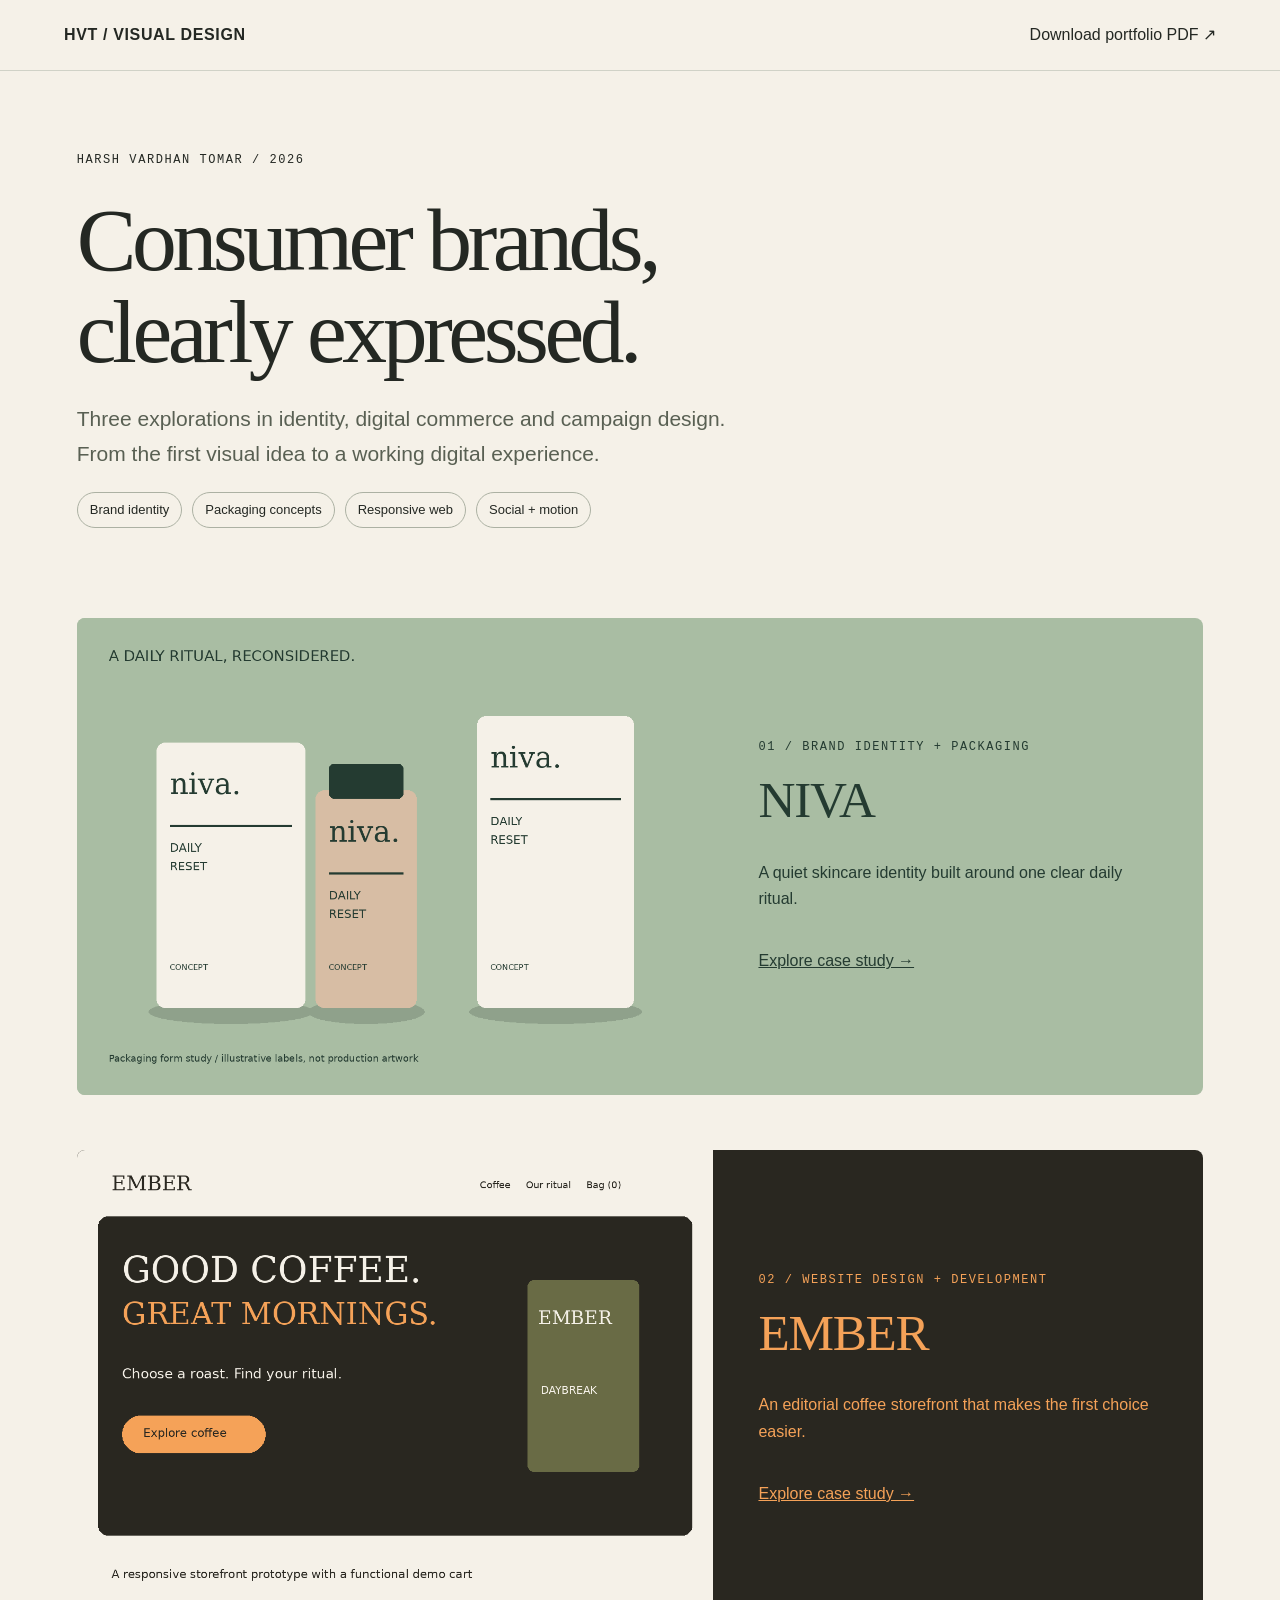
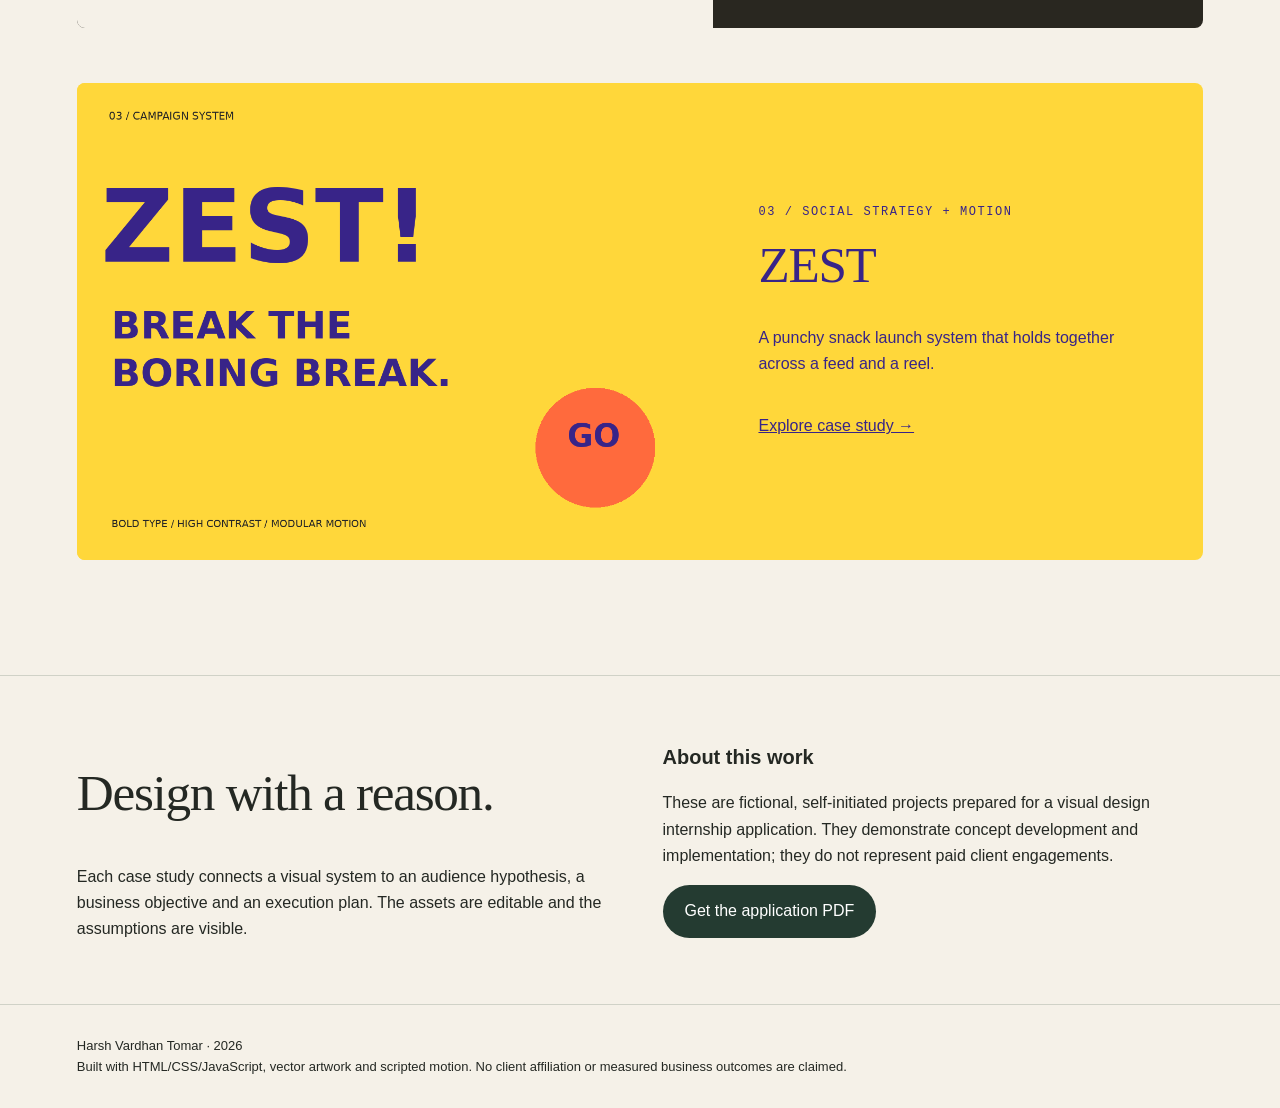
<file: index.html>
<!doctype html><html lang="en"><head><meta charset="utf-8"><meta name="viewport" content="width=device-width, initial-scale=1"><title>Visual design portfolio | Harsh Vardhan Tomar</title><meta name="description" content="Self-initiated visual design case studies: brand identity, packaging, ecommerce and campaign motion."><link rel="stylesheet" href="style.css"></head><body><a class="skip" href="#main">Skip to content</a><nav><a href="index.html"><strong>HVT / VISUAL DESIGN</strong></a><a href="downloads/Harsh_Visual_Design_Portfolio.pdf" download>Download portfolio PDF ↗</a></nav><main id="main"><header><div class="eyebrow">Harsh Vardhan Tomar / 2026</div><h1>Consumer brands,<br>clearly expressed.</h1><p class="lead">Three explorations in identity, digital commerce and campaign design. From the first visual idea to a working digital experience.</p><div class="chips"><span>Brand identity</span><span>Packaging concepts</span><span>Responsive web</span><span>Social + motion</span></div></header><div class="projects"><div class="project" style="background:#A9BDA3;color:#243B31"><img src="assets/niva-packaging.png" alt="NIVA concept design overview"><article><div class="eyebrow">01 / Brand identity + packaging</div><h2>NIVA</h2><p>A quiet skincare identity built around one clear daily ritual.</p><a href="niva.html">Explore case study →</a></article></div><div class="project" style="background:#292720;color:#F5A258"><img src="assets/ember-web.png" alt="EMBER concept design overview"><article><div class="eyebrow">02 / Website design + development</div><h2>EMBER</h2><p>An editorial coffee storefront that makes the first choice easier.</p><a href="ember.html">Explore case study →</a></article></div><div class="project" style="background:#FFD73A;color:#382488"><img src="assets/zest-identity.png" alt="ZEST concept design overview"><article><div class="eyebrow">03 / Social strategy + motion</div><h2>ZEST</h2><p>A punchy snack launch system that holds together across a feed and a reel.</p><a href="zest.html">Explore case study →</a></article></div></div><section class="grid"><div><h2>Design with a reason.</h2><p>Each case study connects a visual system to an audience hypothesis, a business objective and an execution plan. The assets are editable and the assumptions are visible.</p></div><div><h3>About this work</h3><p>These are fictional, self-initiated projects prepared for a visual design internship application. They demonstrate concept development and implementation; they do not represent paid client engagements.</p><a class="button" href="downloads/Harsh_Visual_Design_Portfolio.pdf">Get the application PDF</a></div></section></main><footer>Harsh Vardhan Tomar · 2026<br>Built with HTML/CSS/JavaScript, vector artwork and scripted motion. No client affiliation or measured business outcomes are claimed.</footer></body></html>
</file>
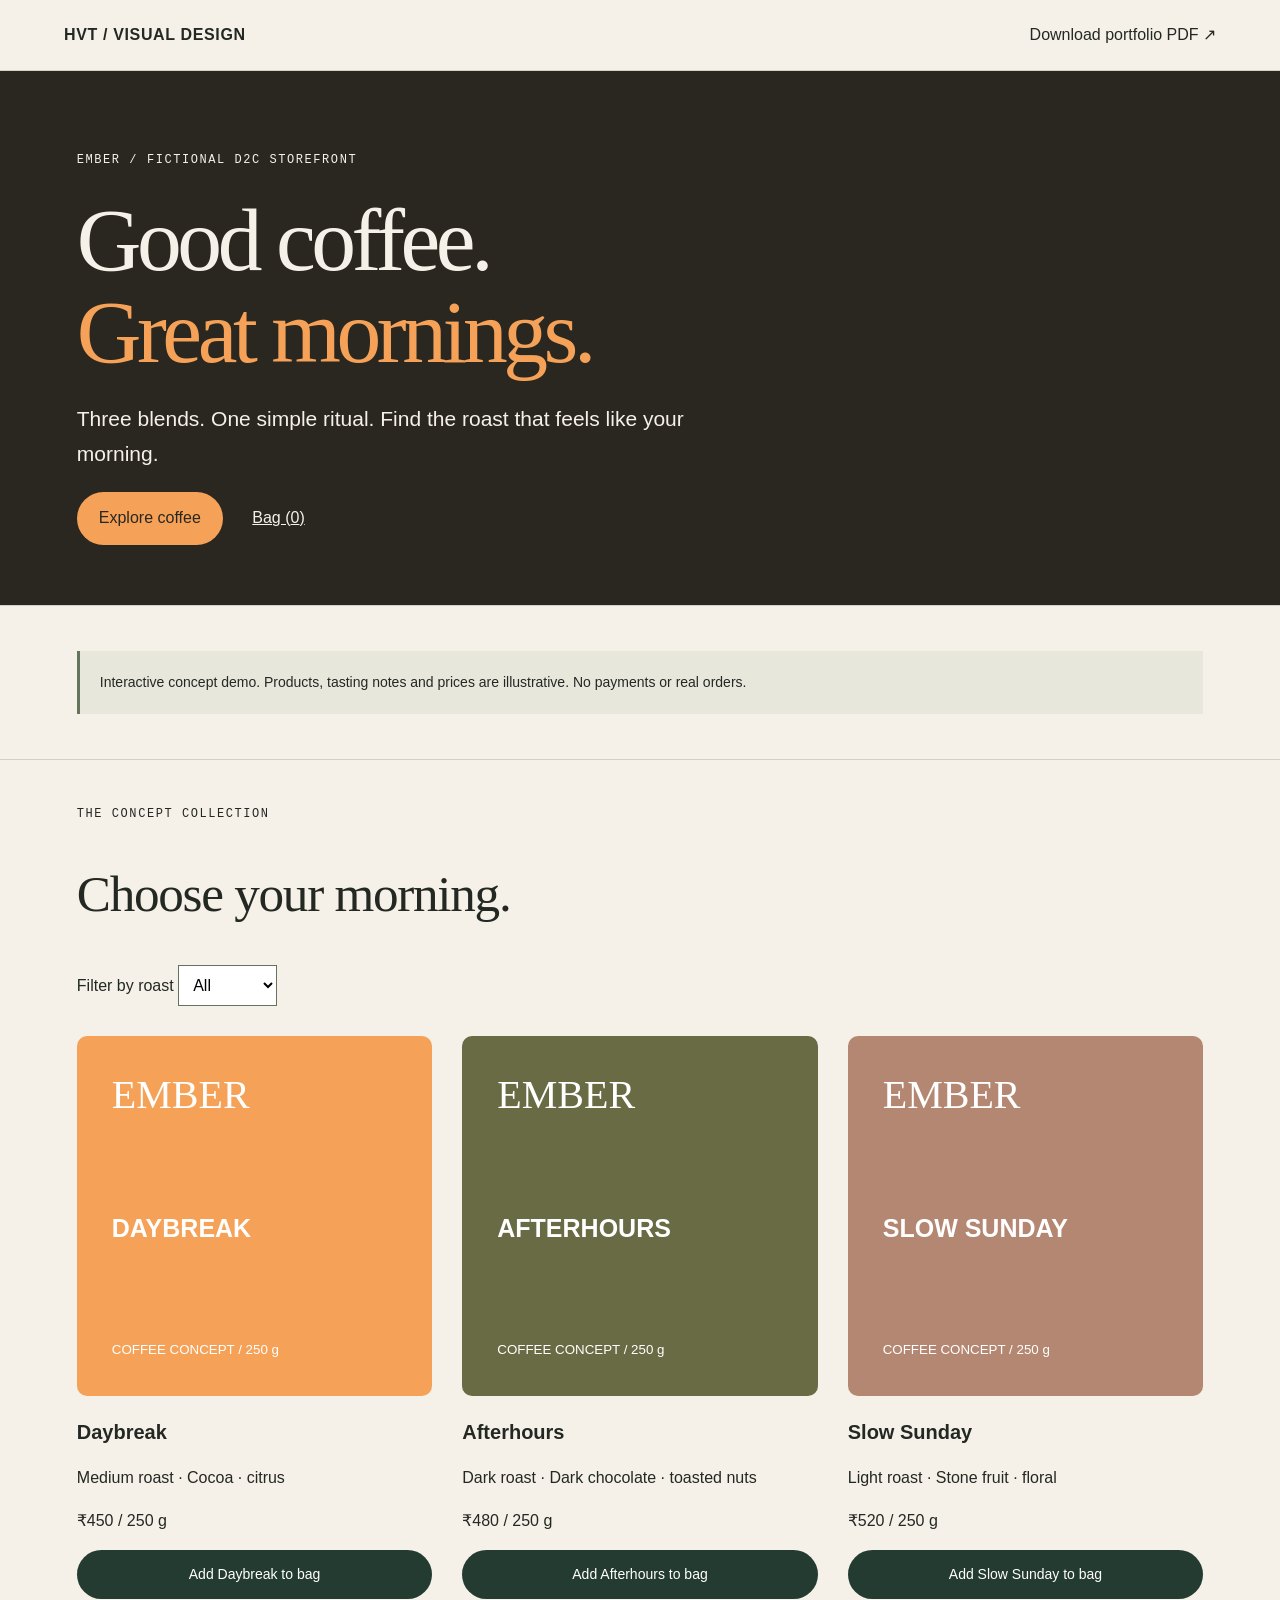
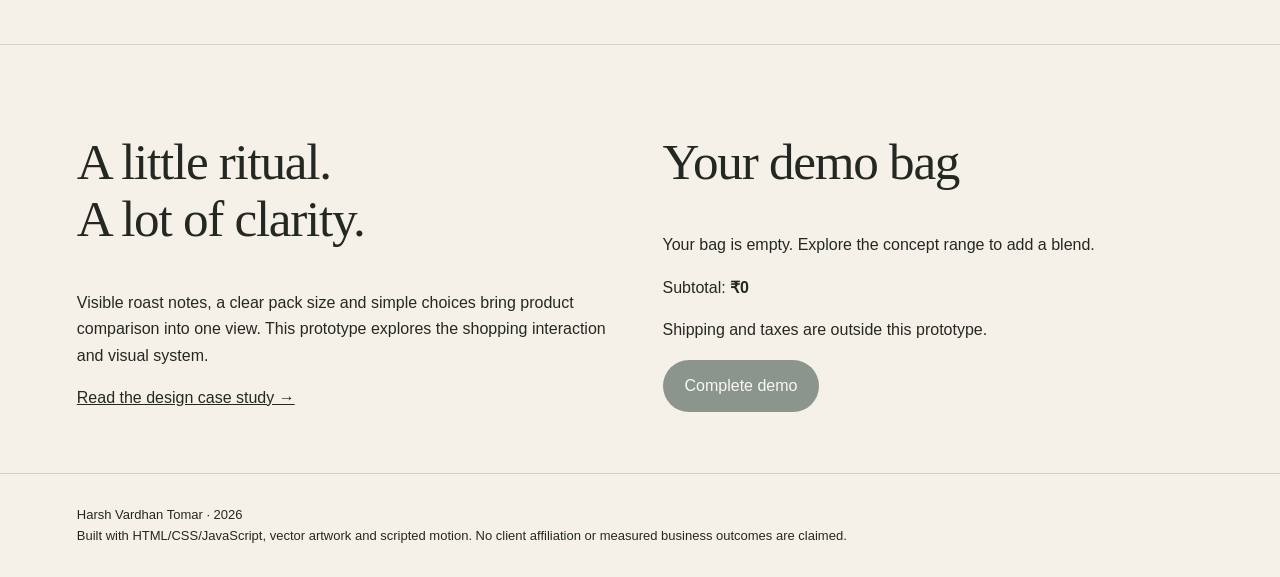
<file: ember-store.html>
<!doctype html><html lang="en"><head><meta charset="utf-8"><meta name="viewport" content="width=device-width, initial-scale=1"><title>EMBER storefront prototype | Harsh Vardhan Tomar</title><meta name="description" content="Self-initiated visual design case studies: brand identity, packaging, ecommerce and campaign motion."><link rel="stylesheet" href="style.css"></head><body><a class="skip" href="#main">Skip to content</a><nav><a href="index.html"><strong>HVT / VISUAL DESIGN</strong></a><a href="downloads/Harsh_Visual_Design_Portfolio.pdf" download>Download portfolio PDF ↗</a></nav><main id="main"><header style="background:#292720;color:#F5F1E8"><div class="eyebrow">EMBER / FICTIONAL D2C STOREFRONT</div><h1>Good coffee.<br><span style="color:#F5A258">Great mornings.</span></h1><p class="lead" style="color:#F5F1E8">Three blends. One simple ritual. Find the roast that feels like your morning.</p><a class="button" style="background:#F5A258;color:#292720" href="#range">Explore coffee</a> <a href="#bag" style="margin-left:25px">Bag (<span id="count">0</span>)</a></header><section><div class="note">Interactive concept demo. Products, tasting notes and prices are illustrative. No payments or real orders.</div></section><section id="range"><div class="eyebrow">THE CONCEPT COLLECTION</div><h2>Choose your morning.</h2><label for="roast">Filter by roast </label><select id="roast"><option>All</option><option>Light</option><option>Medium</option><option>Dark</option></select><div id="products"></div></section><section class="grid"><div><h2>A little ritual.<br>A lot of clarity.</h2><p>Visible roast notes, a clear pack size and simple choices bring product comparison into one view. This prototype explores the shopping interaction and visual system.</p><a href="ember.html">Read the design case study →</a></div><div id="bag"><h2>Your demo bag</h2><p id="empty">Your bag is empty. Explore the concept range to add a blend.</p><div id="bag-list"></div><p>Subtotal: <strong id="total">₹0</strong></p><p>Shipping and taxes are outside this prototype.</p><button class="button" id="checkout" type="button">Complete demo</button><p id="checkout-note" hidden>Demo complete. No payment was taken and no order was placed.</p></div></section><p id="status" role="status" aria-live="polite" style="padding:0 6vw"></p><script src="store.js" defer></script><style>#products{display:grid;grid-template-columns:repeat(3,1fr);gap:30px;margin-top:30px}.pack{height:360px;display:flex;flex-direction:column;justify-content:space-between;padding:35px;color:#fff;border-radius:10px}.pack strong{font:40px Georgia,serif}.pack span{font-weight:700;font-size:25px}.coffee .button{width:100%;font-size:14px}.bag-row{display:flex;align-items:center;flex-wrap:wrap;gap:10px;padding:15px 0;border-bottom:1px solid #bec4b7}.bag-row button{padding:8px;cursor:pointer}button:disabled{opacity:.5;cursor:default}select{padding:10px;font:inherit;background:white;border:1px solid #66735c}@media(max-width:760px){#products{grid-template-columns:1fr}.pack{height:300px}}</style></main><footer>Harsh Vardhan Tomar · 2026<br>Built with HTML/CSS/JavaScript, vector artwork and scripted motion. No client affiliation or measured business outcomes are claimed.</footer></body></html>
</file>
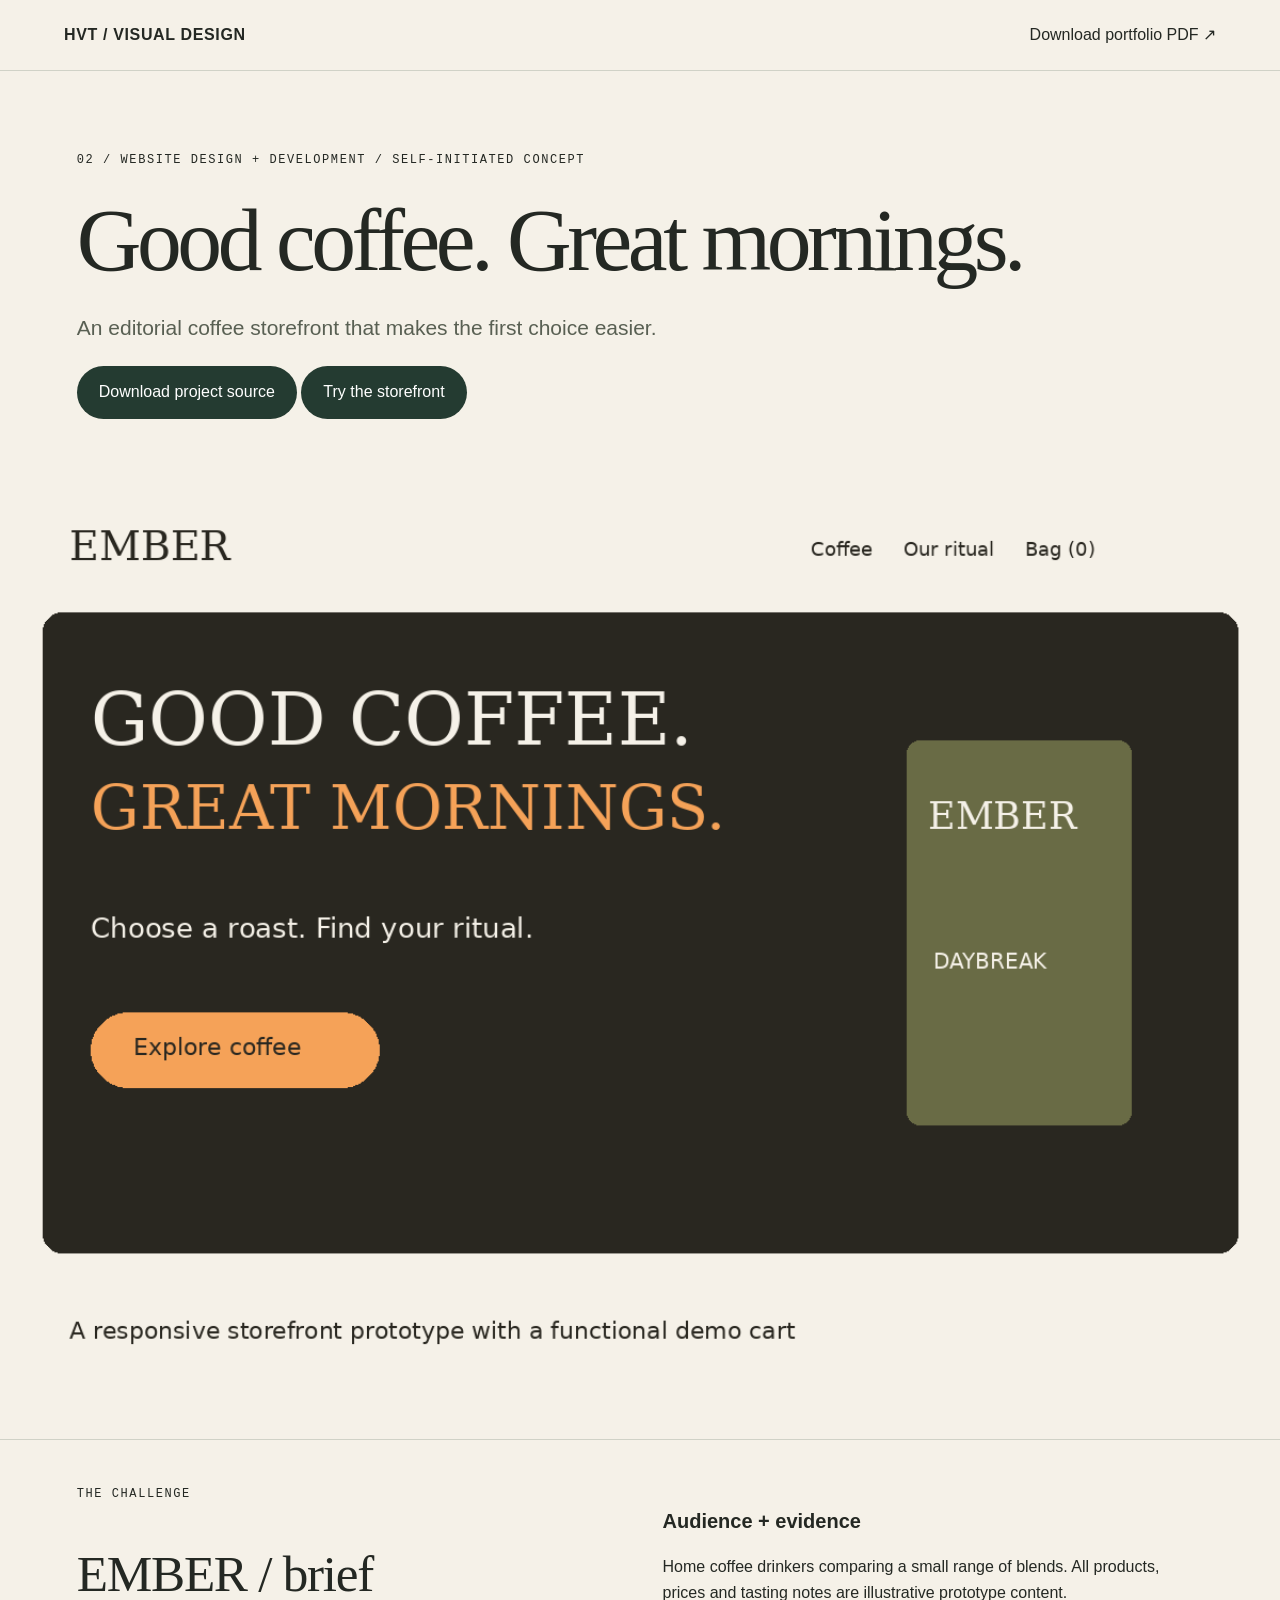
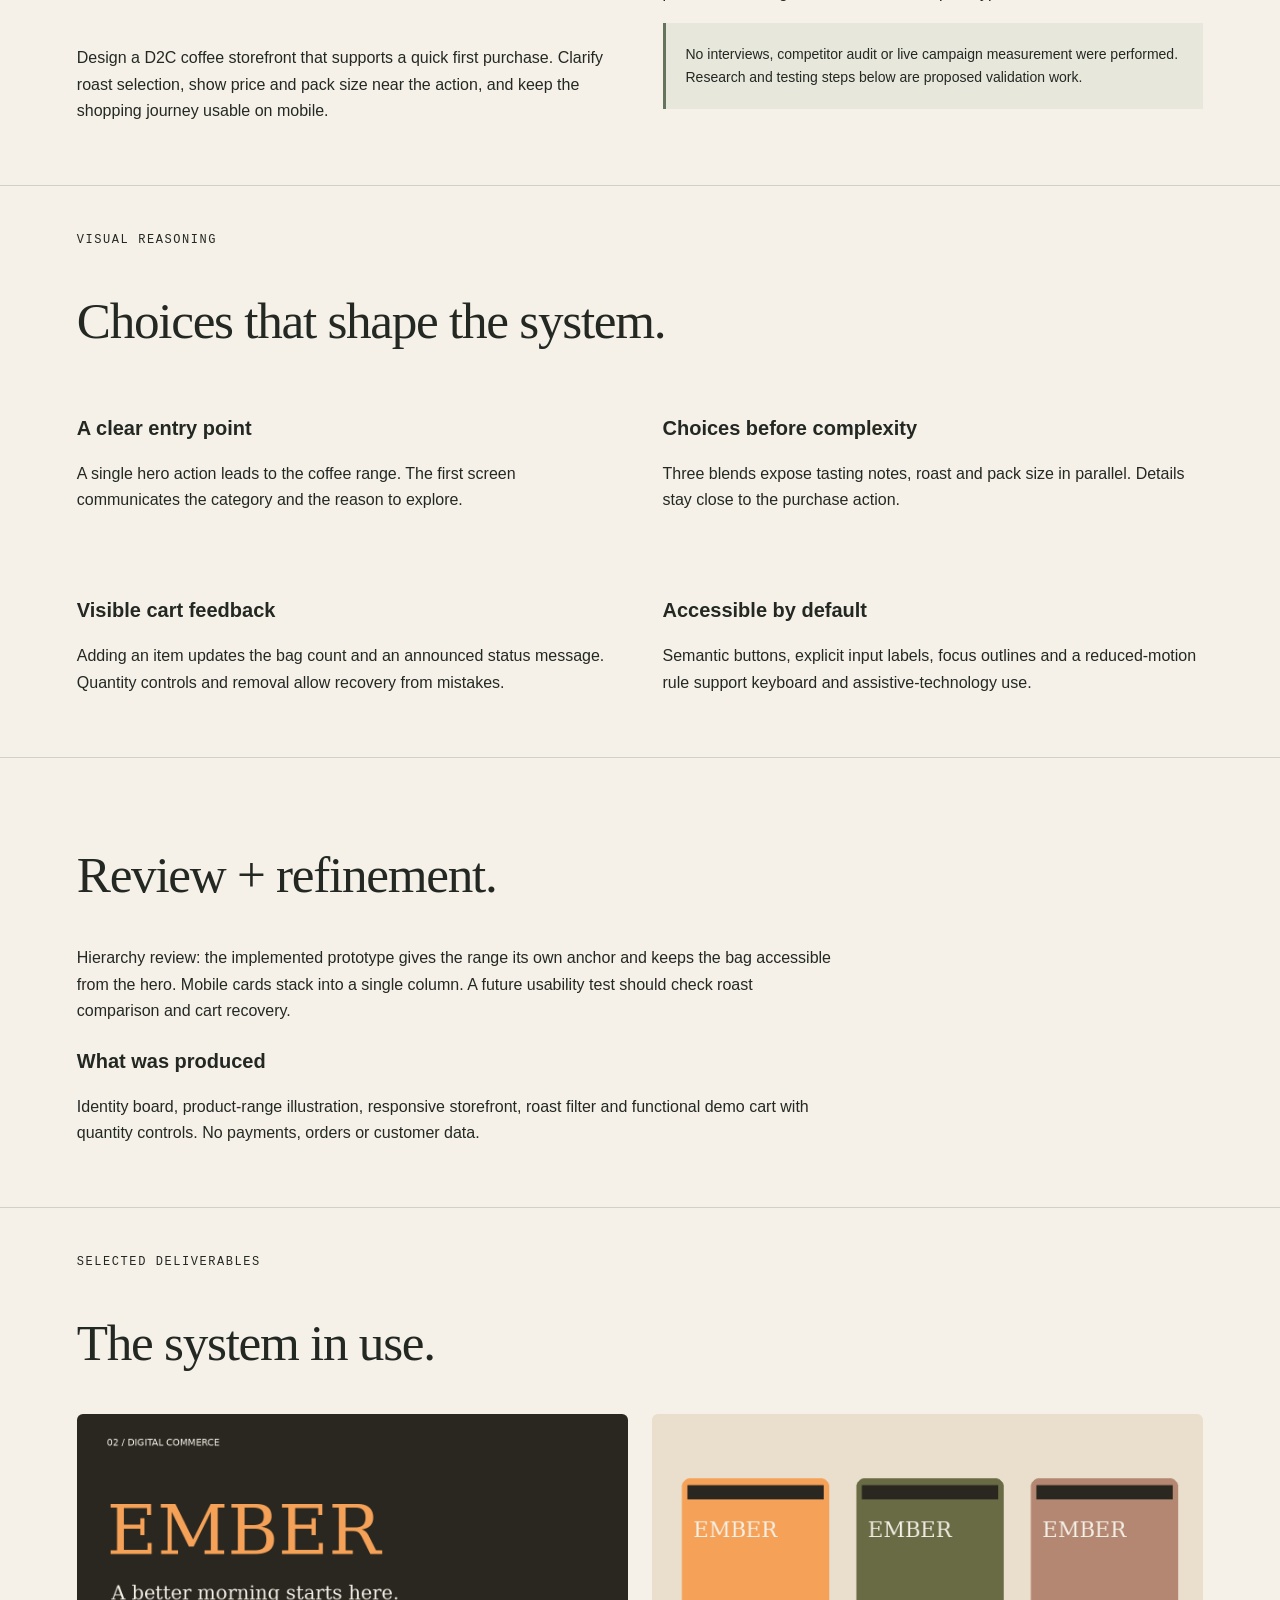
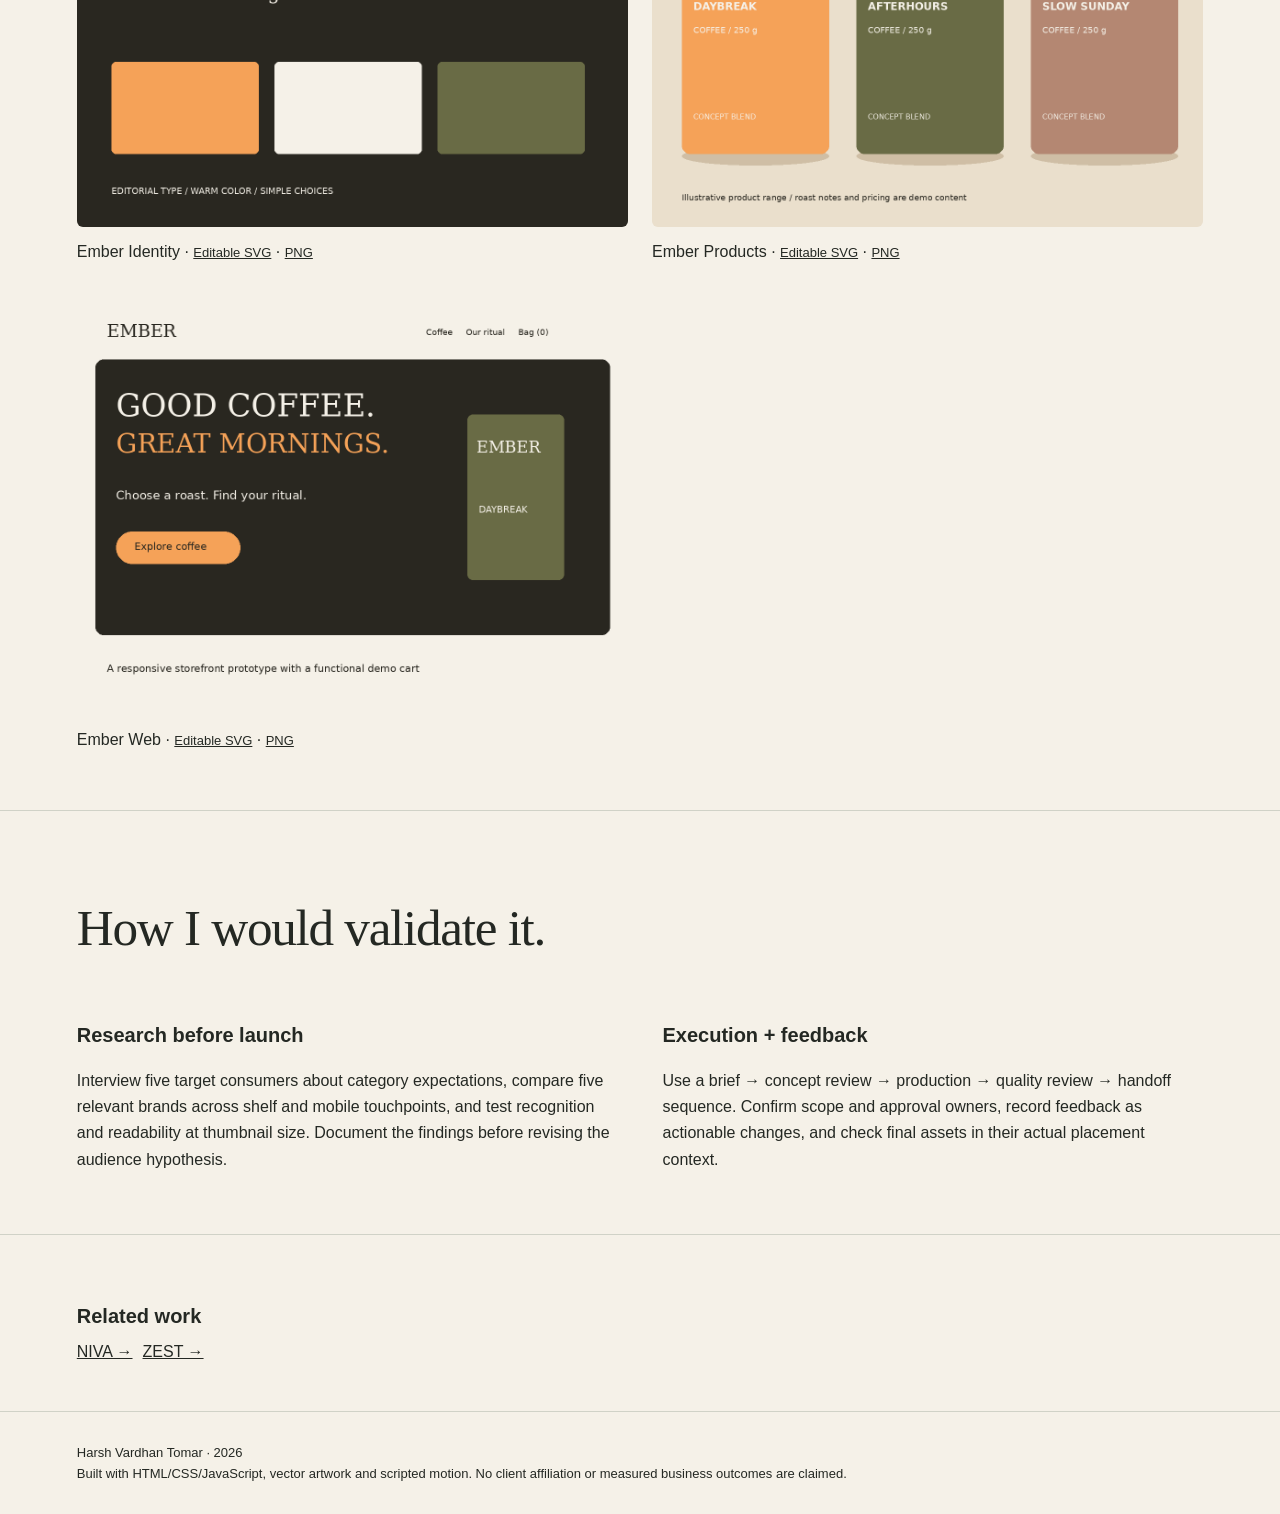
<file: ember.html>
<!doctype html><html lang="en"><head><meta charset="utf-8"><meta name="viewport" content="width=device-width, initial-scale=1"><title>EMBER case study | Harsh Vardhan Tomar</title><meta name="description" content="Self-initiated visual design case studies: brand identity, packaging, ecommerce and campaign motion."><link rel="stylesheet" href="style.css"></head><body><a class="skip" href="#main">Skip to content</a><nav><a href="index.html"><strong>HVT / VISUAL DESIGN</strong></a><a href="downloads/Harsh_Visual_Design_Portfolio.pdf" download>Download portfolio PDF ↗</a></nav><main id="main"><header><div class="eyebrow">02 / Website design + development / Self-initiated concept</div><h1>Good coffee. Great mornings.</h1><p class="lead">An editorial coffee storefront that makes the first choice easier.</p><a class="button" href="downloads/ember-project.zip">Download project source</a> <a class="button" href="ember-store.html">Try the storefront</a></header><img class="full" src="assets/ember-web.png" alt="EMBER main concept artwork"><section class="grid"><div><div class="eyebrow">The challenge</div><h2>EMBER / brief</h2><p>Design a D2C coffee storefront that supports a quick first purchase. Clarify roast selection, show price and pack size near the action, and keep the shopping journey usable on mobile.</p></div><div><h3>Audience + evidence</h3><p>Home coffee drinkers comparing a small range of blends. All products, prices and tasting notes are illustrative prototype content.</p><div class="note">No interviews, competitor audit or live campaign measurement were performed. Research and testing steps below are proposed validation work.</div></div></section><section><div class="eyebrow">Visual reasoning</div><h2>Choices that shape the system.</h2><div class="grid"><article><h3>A clear entry point</h3><p>A single hero action leads to the coffee range. The first screen communicates the category and the reason to explore.</p></article><article><h3>Choices before complexity</h3><p>Three blends expose tasting notes, roast and pack size in parallel. Details stay close to the purchase action.</p></article><article><h3>Visible cart feedback</h3><p>Adding an item updates the bag count and an announced status message. Quantity controls and removal allow recovery from mistakes.</p></article><article><h3>Accessible by default</h3><p>Semantic buttons, explicit input labels, focus outlines and a reduced-motion rule support keyboard and assistive-technology use.</p></article></div></section><section><h2>Review + refinement.</h2><p>Hierarchy review: the implemented prototype gives the range its own anchor and keeps the bag accessible from the hero. Mobile cards stack into a single column. A future usability test should check roast comparison and cart recovery.</p><h3>What was produced</h3><p>Identity board, product-range illustration, responsive storefront, roast filter and functional demo cart with quantity controls. No payments, orders or customer data.</p></section><section><div class="eyebrow">Selected deliverables</div><h2>The system in use.</h2><div class="gallery"><figure><img loading="lazy" src="assets/ember-identity.png" alt="ember identity concept artwork"><figcaption>Ember Identity · <a href="assets/ember-identity.svg" download>Editable SVG</a> · <a href="assets/ember-identity.png" download>PNG</a></figcaption></figure><figure><img loading="lazy" src="assets/ember-products.png" alt="ember products concept artwork"><figcaption>Ember Products · <a href="assets/ember-products.svg" download>Editable SVG</a> · <a href="assets/ember-products.png" download>PNG</a></figcaption></figure><figure><img loading="lazy" src="assets/ember-web.png" alt="ember web concept artwork"><figcaption>Ember Web · <a href="assets/ember-web.svg" download>Editable SVG</a> · <a href="assets/ember-web.png" download>PNG</a></figcaption></figure></div></section><section><h2>How I would validate it.</h2><div class="grid"><article><h3>Research before launch</h3><p>Interview five target consumers about category expectations, compare five relevant brands across shelf and mobile touchpoints, and test recognition and readability at thumbnail size. Document the findings before revising the audience hypothesis.</p></article><article><h3>Execution + feedback</h3><p>Use a brief → concept review → production → quality review → handoff sequence. Confirm scope and approval owners, record feedback as actionable changes, and check final assets in their actual placement context.</p></article></div></section><section><h3>Related work</h3><div class="chips"><a href="niva.html">NIVA →</a><a href="zest.html">ZEST →</a></div></section></main><footer>Harsh Vardhan Tomar · 2026<br>Built with HTML/CSS/JavaScript, vector artwork and scripted motion. No client affiliation or measured business outcomes are claimed.</footer></body></html>
</file>
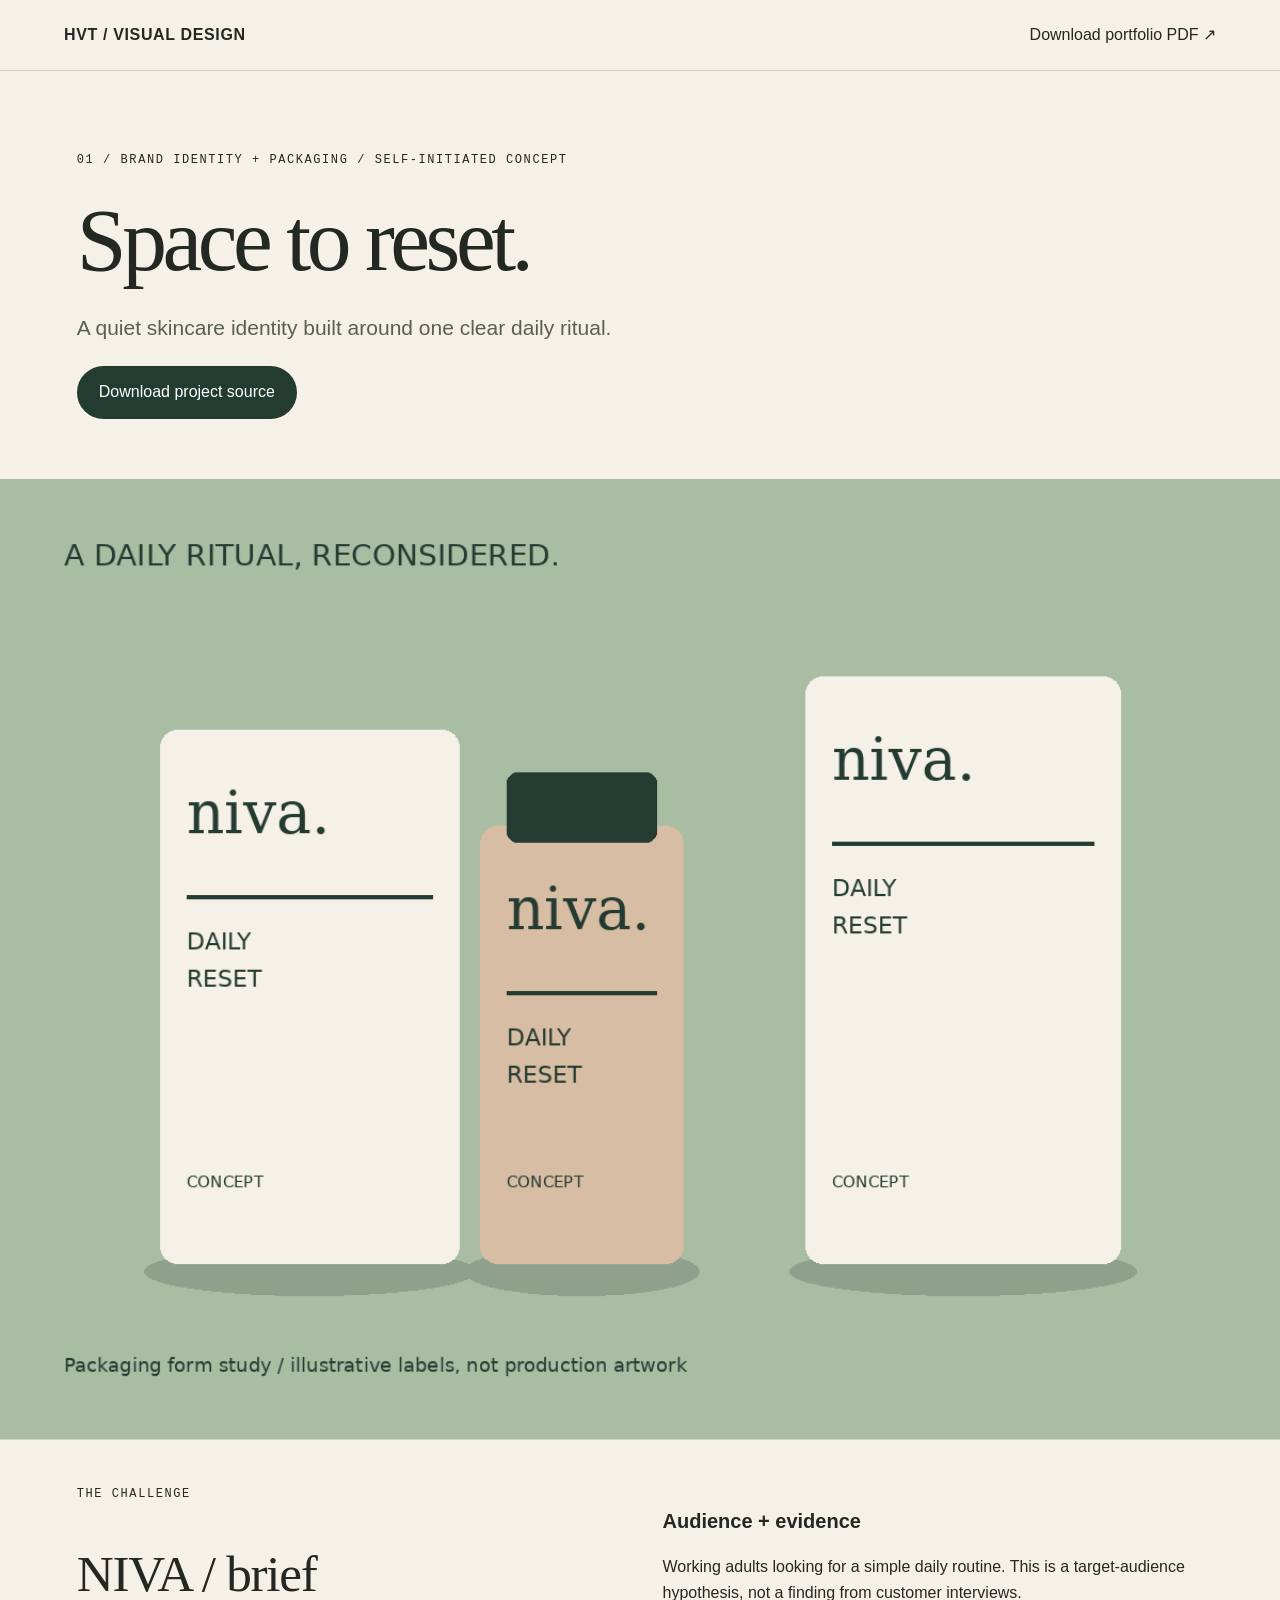
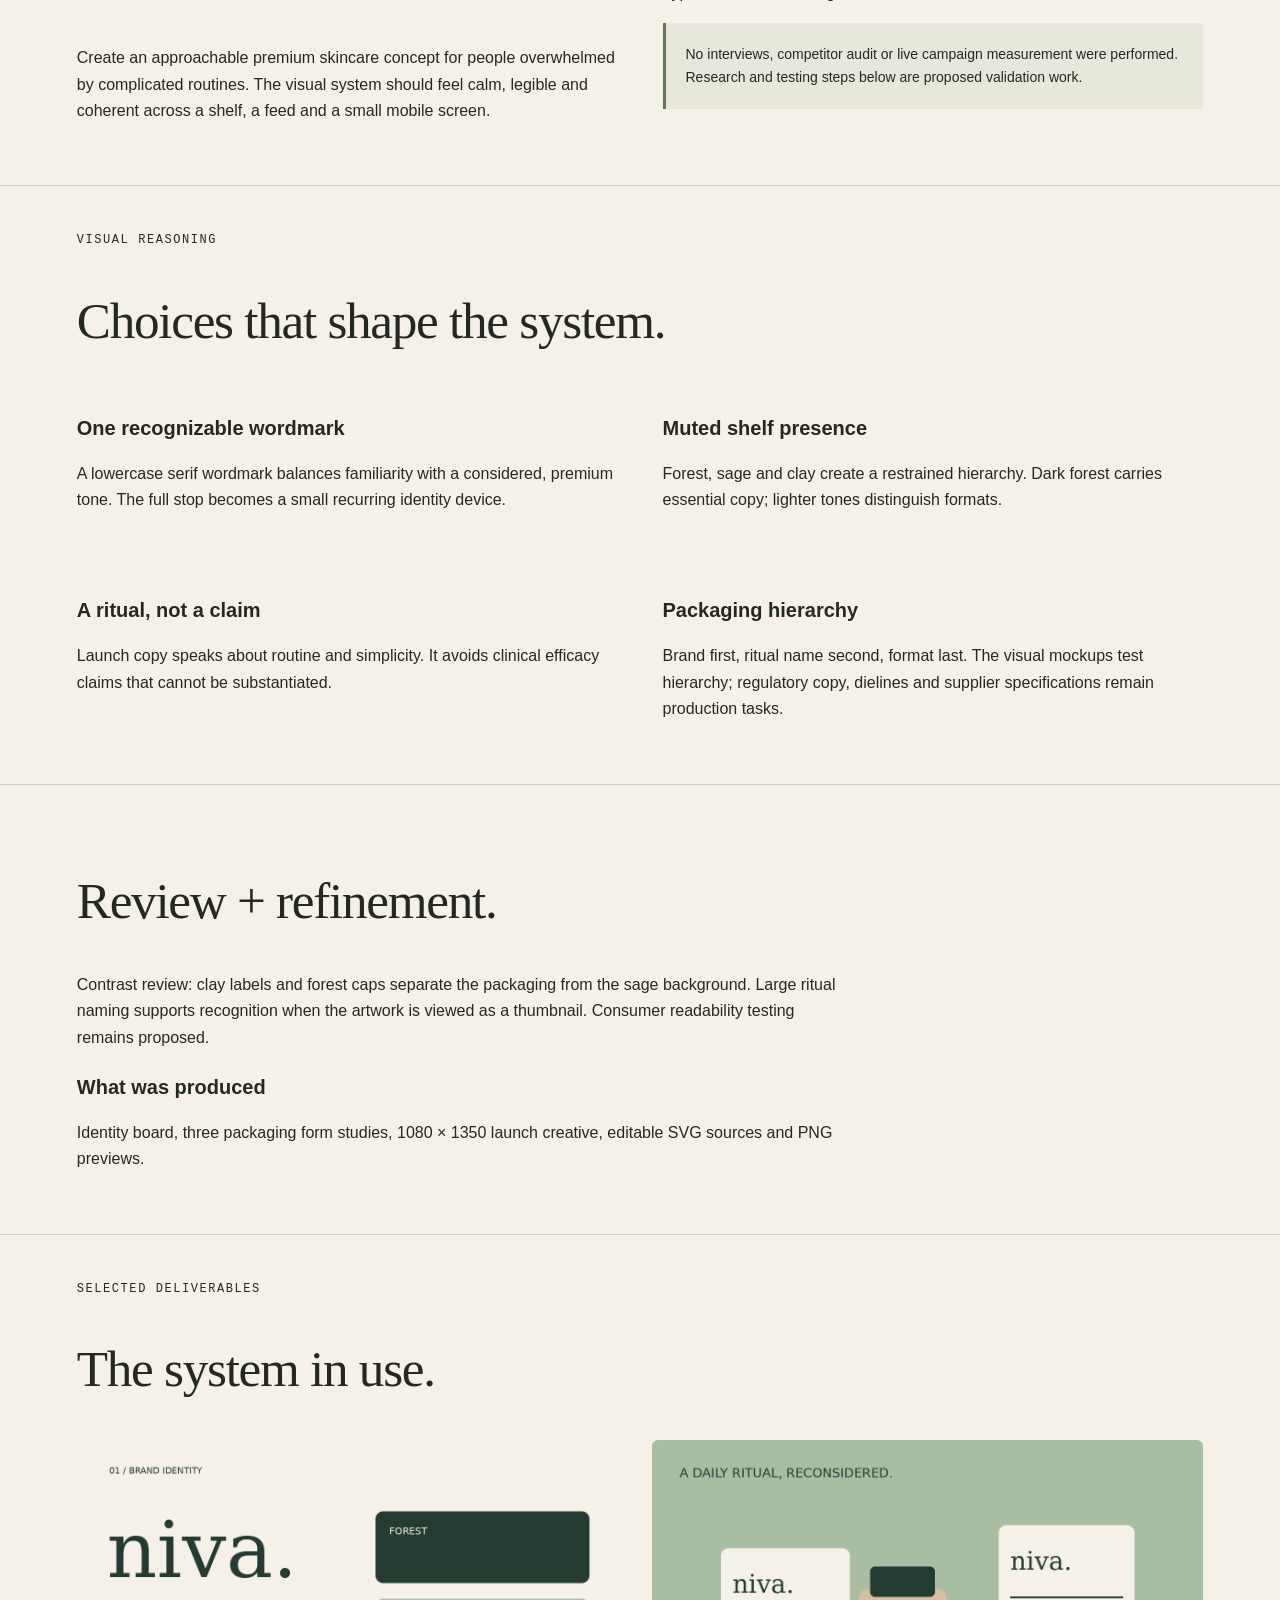
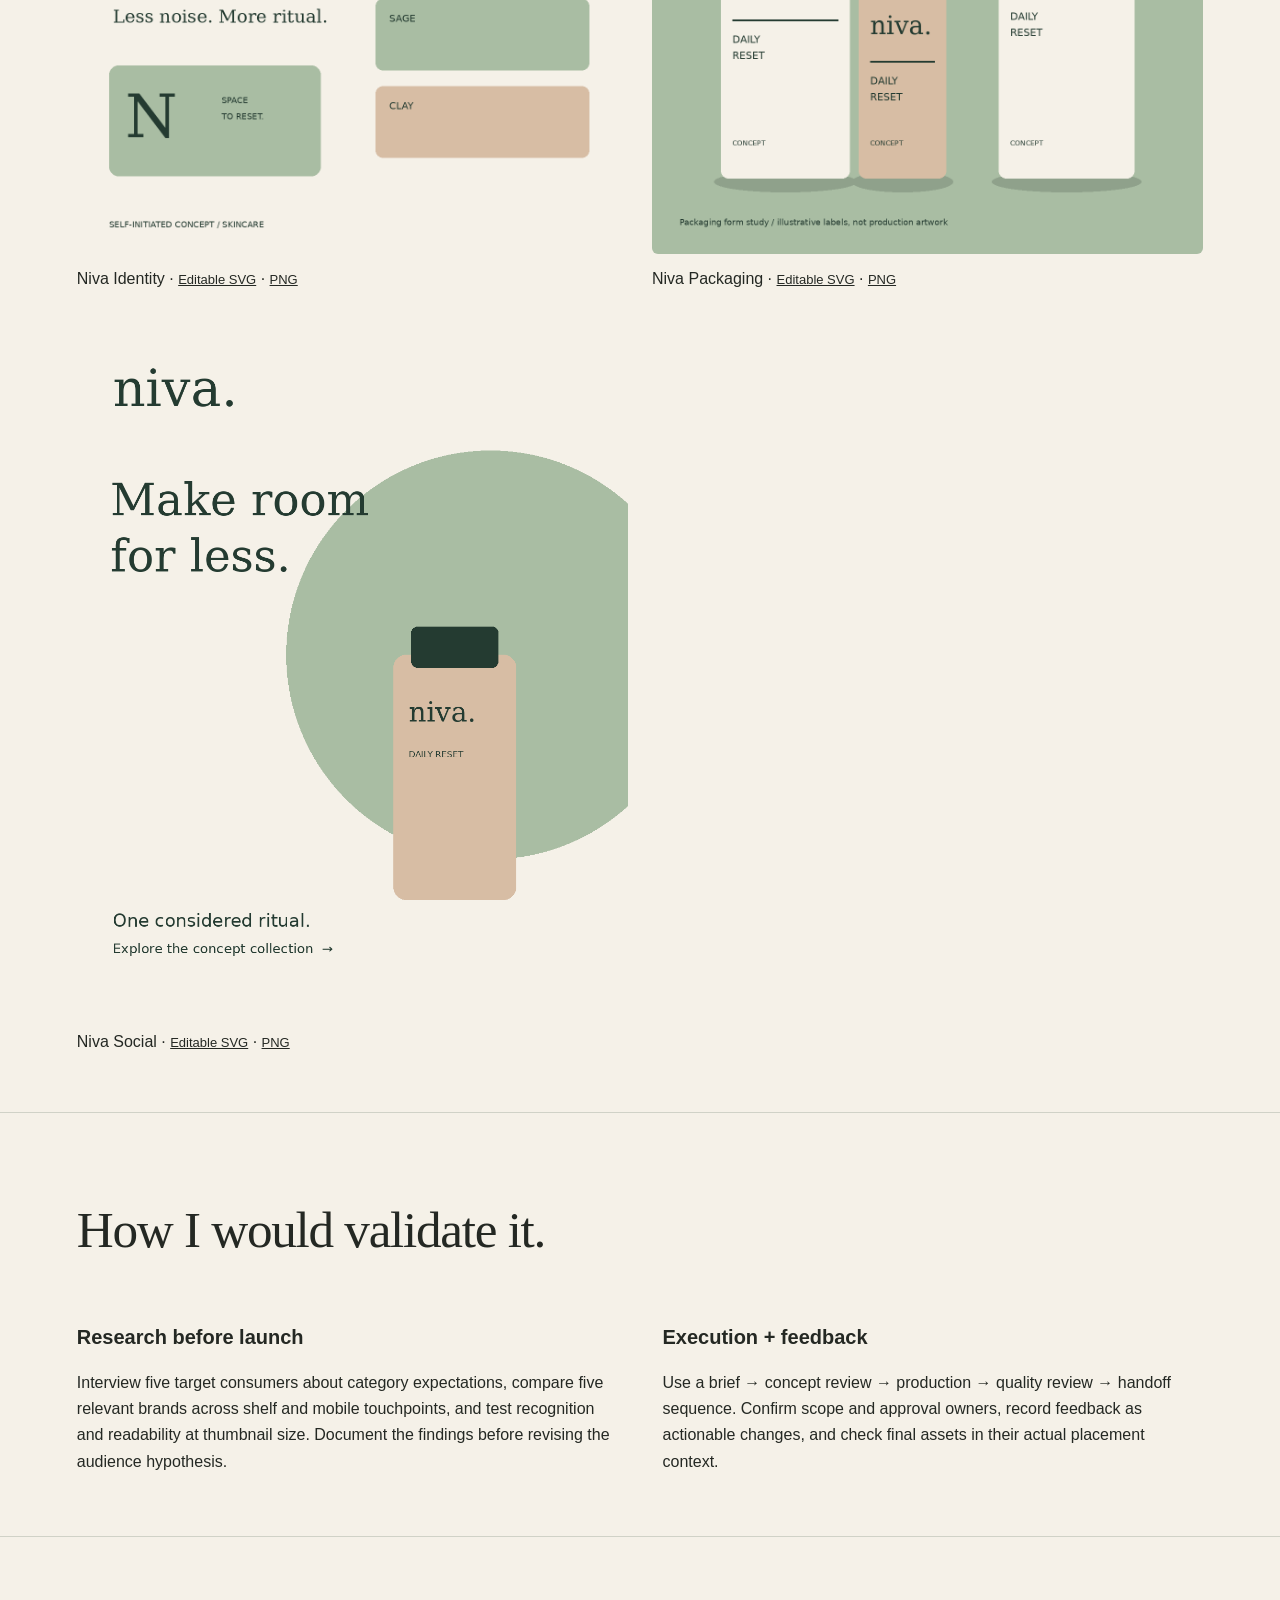
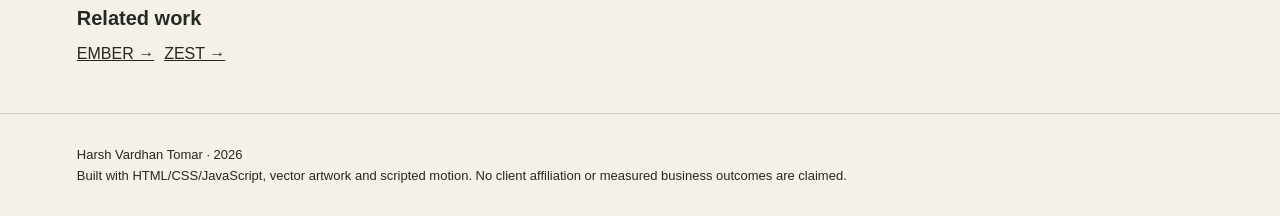
<file: niva.html>
<!doctype html><html lang="en"><head><meta charset="utf-8"><meta name="viewport" content="width=device-width, initial-scale=1"><title>NIVA case study | Harsh Vardhan Tomar</title><meta name="description" content="Self-initiated visual design case studies: brand identity, packaging, ecommerce and campaign motion."><link rel="stylesheet" href="style.css"></head><body><a class="skip" href="#main">Skip to content</a><nav><a href="index.html"><strong>HVT / VISUAL DESIGN</strong></a><a href="downloads/Harsh_Visual_Design_Portfolio.pdf" download>Download portfolio PDF ↗</a></nav><main id="main"><header><div class="eyebrow">01 / Brand identity + packaging / Self-initiated concept</div><h1>Space to reset.</h1><p class="lead">A quiet skincare identity built around one clear daily ritual.</p><a class="button" href="downloads/niva-project.zip">Download project source</a> </header><img class="full" src="assets/niva-packaging.png" alt="NIVA main concept artwork"><section class="grid"><div><div class="eyebrow">The challenge</div><h2>NIVA / brief</h2><p>Create an approachable premium skincare concept for people overwhelmed by complicated routines. The visual system should feel calm, legible and coherent across a shelf, a feed and a small mobile screen.</p></div><div><h3>Audience + evidence</h3><p>Working adults looking for a simple daily routine. This is a target-audience hypothesis, not a finding from customer interviews.</p><div class="note">No interviews, competitor audit or live campaign measurement were performed. Research and testing steps below are proposed validation work.</div></div></section><section><div class="eyebrow">Visual reasoning</div><h2>Choices that shape the system.</h2><div class="grid"><article><h3>One recognizable wordmark</h3><p>A lowercase serif wordmark balances familiarity with a considered, premium tone. The full stop becomes a small recurring identity device.</p></article><article><h3>Muted shelf presence</h3><p>Forest, sage and clay create a restrained hierarchy. Dark forest carries essential copy; lighter tones distinguish formats.</p></article><article><h3>A ritual, not a claim</h3><p>Launch copy speaks about routine and simplicity. It avoids clinical efficacy claims that cannot be substantiated.</p></article><article><h3>Packaging hierarchy</h3><p>Brand first, ritual name second, format last. The visual mockups test hierarchy; regulatory copy, dielines and supplier specifications remain production tasks.</p></article></div></section><section><h2>Review + refinement.</h2><p>Contrast review: clay labels and forest caps separate the packaging from the sage background. Large ritual naming supports recognition when the artwork is viewed as a thumbnail. Consumer readability testing remains proposed.</p><h3>What was produced</h3><p>Identity board, three packaging form studies, 1080 × 1350 launch creative, editable SVG sources and PNG previews.</p></section><section><div class="eyebrow">Selected deliverables</div><h2>The system in use.</h2><div class="gallery"><figure><img loading="lazy" src="assets/niva-identity.png" alt="niva identity concept artwork"><figcaption>Niva Identity · <a href="assets/niva-identity.svg" download>Editable SVG</a> · <a href="assets/niva-identity.png" download>PNG</a></figcaption></figure><figure><img loading="lazy" src="assets/niva-packaging.png" alt="niva packaging concept artwork"><figcaption>Niva Packaging · <a href="assets/niva-packaging.svg" download>Editable SVG</a> · <a href="assets/niva-packaging.png" download>PNG</a></figcaption></figure><figure><img loading="lazy" src="assets/niva-social.png" alt="niva social concept artwork"><figcaption>Niva Social · <a href="assets/niva-social.svg" download>Editable SVG</a> · <a href="assets/niva-social.png" download>PNG</a></figcaption></figure></div></section><section><h2>How I would validate it.</h2><div class="grid"><article><h3>Research before launch</h3><p>Interview five target consumers about category expectations, compare five relevant brands across shelf and mobile touchpoints, and test recognition and readability at thumbnail size. Document the findings before revising the audience hypothesis.</p></article><article><h3>Execution + feedback</h3><p>Use a brief → concept review → production → quality review → handoff sequence. Confirm scope and approval owners, record feedback as actionable changes, and check final assets in their actual placement context.</p></article></div></section><section><h3>Related work</h3><div class="chips"><a href="ember.html">EMBER →</a><a href="zest.html">ZEST →</a></div></section></main><footer>Harsh Vardhan Tomar · 2026<br>Built with HTML/CSS/JavaScript, vector artwork and scripted motion. No client affiliation or measured business outcomes are claimed.</footer></body></html>
</file>
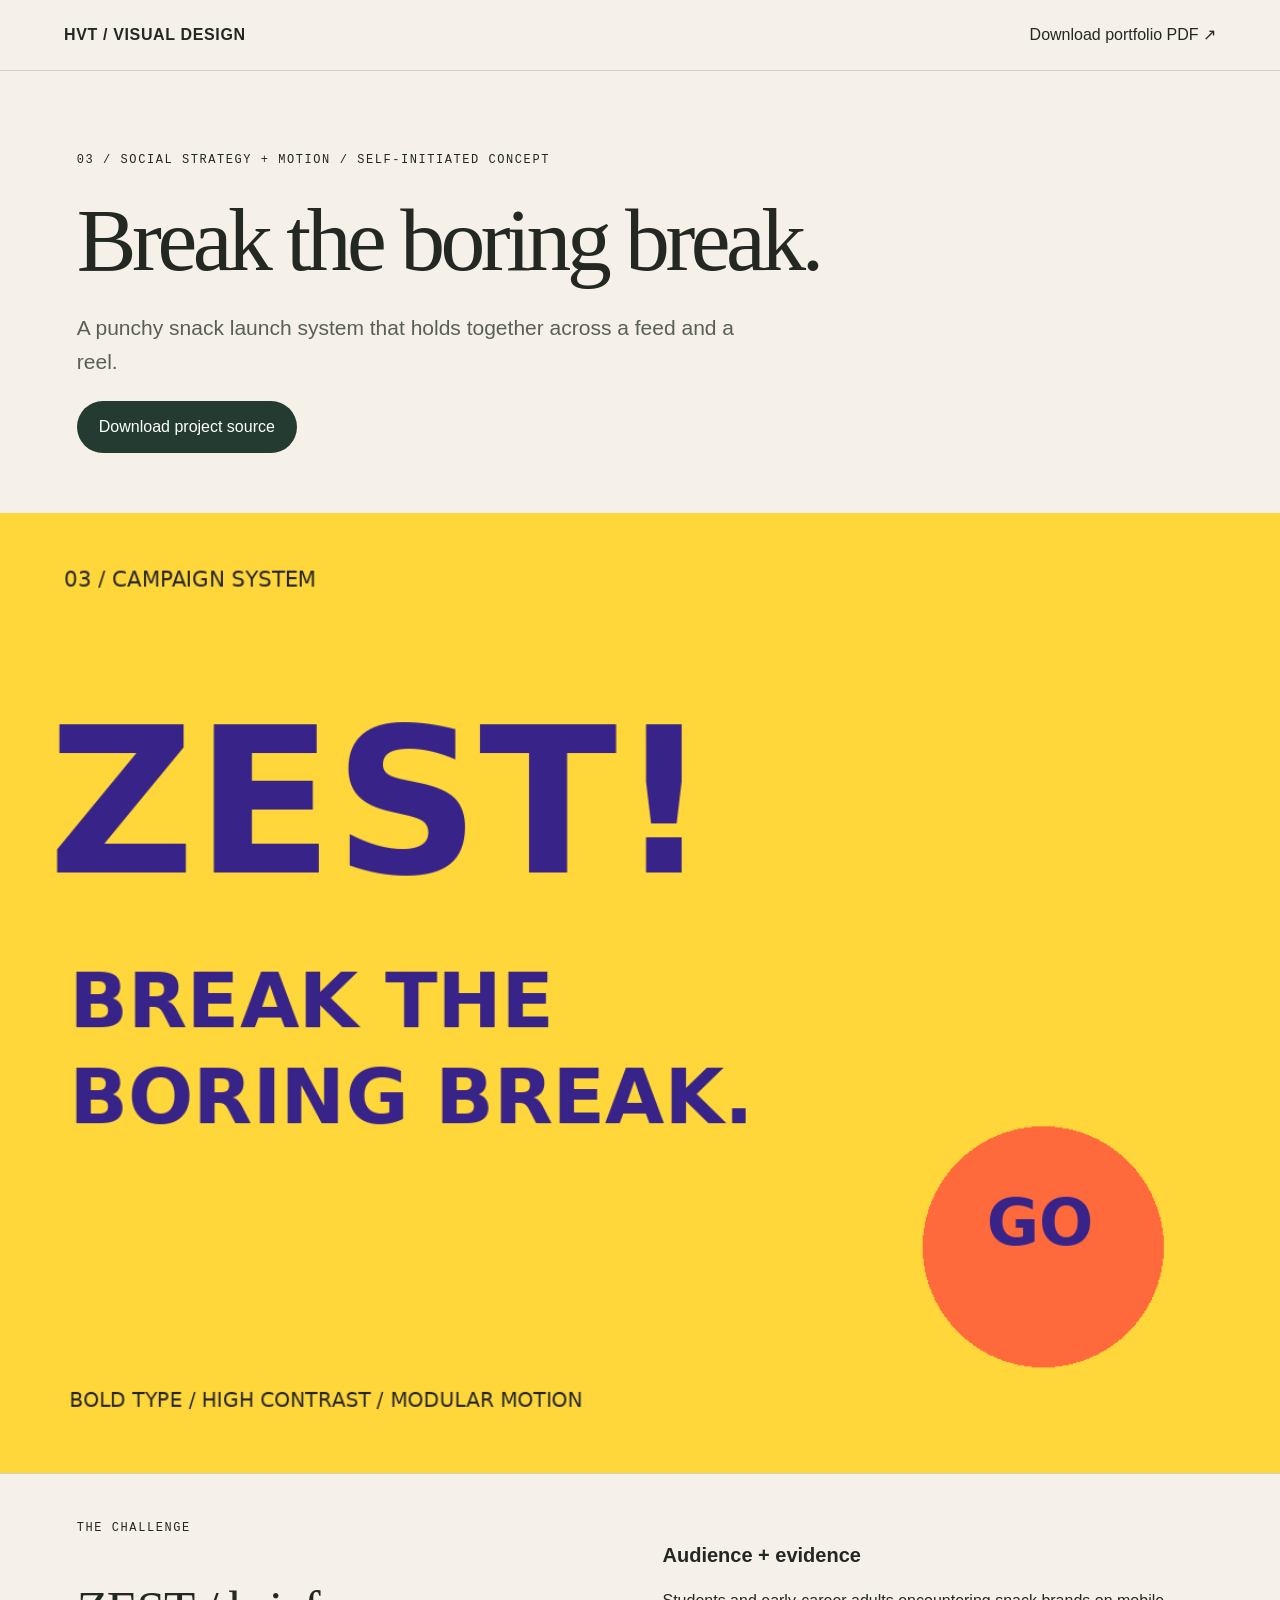
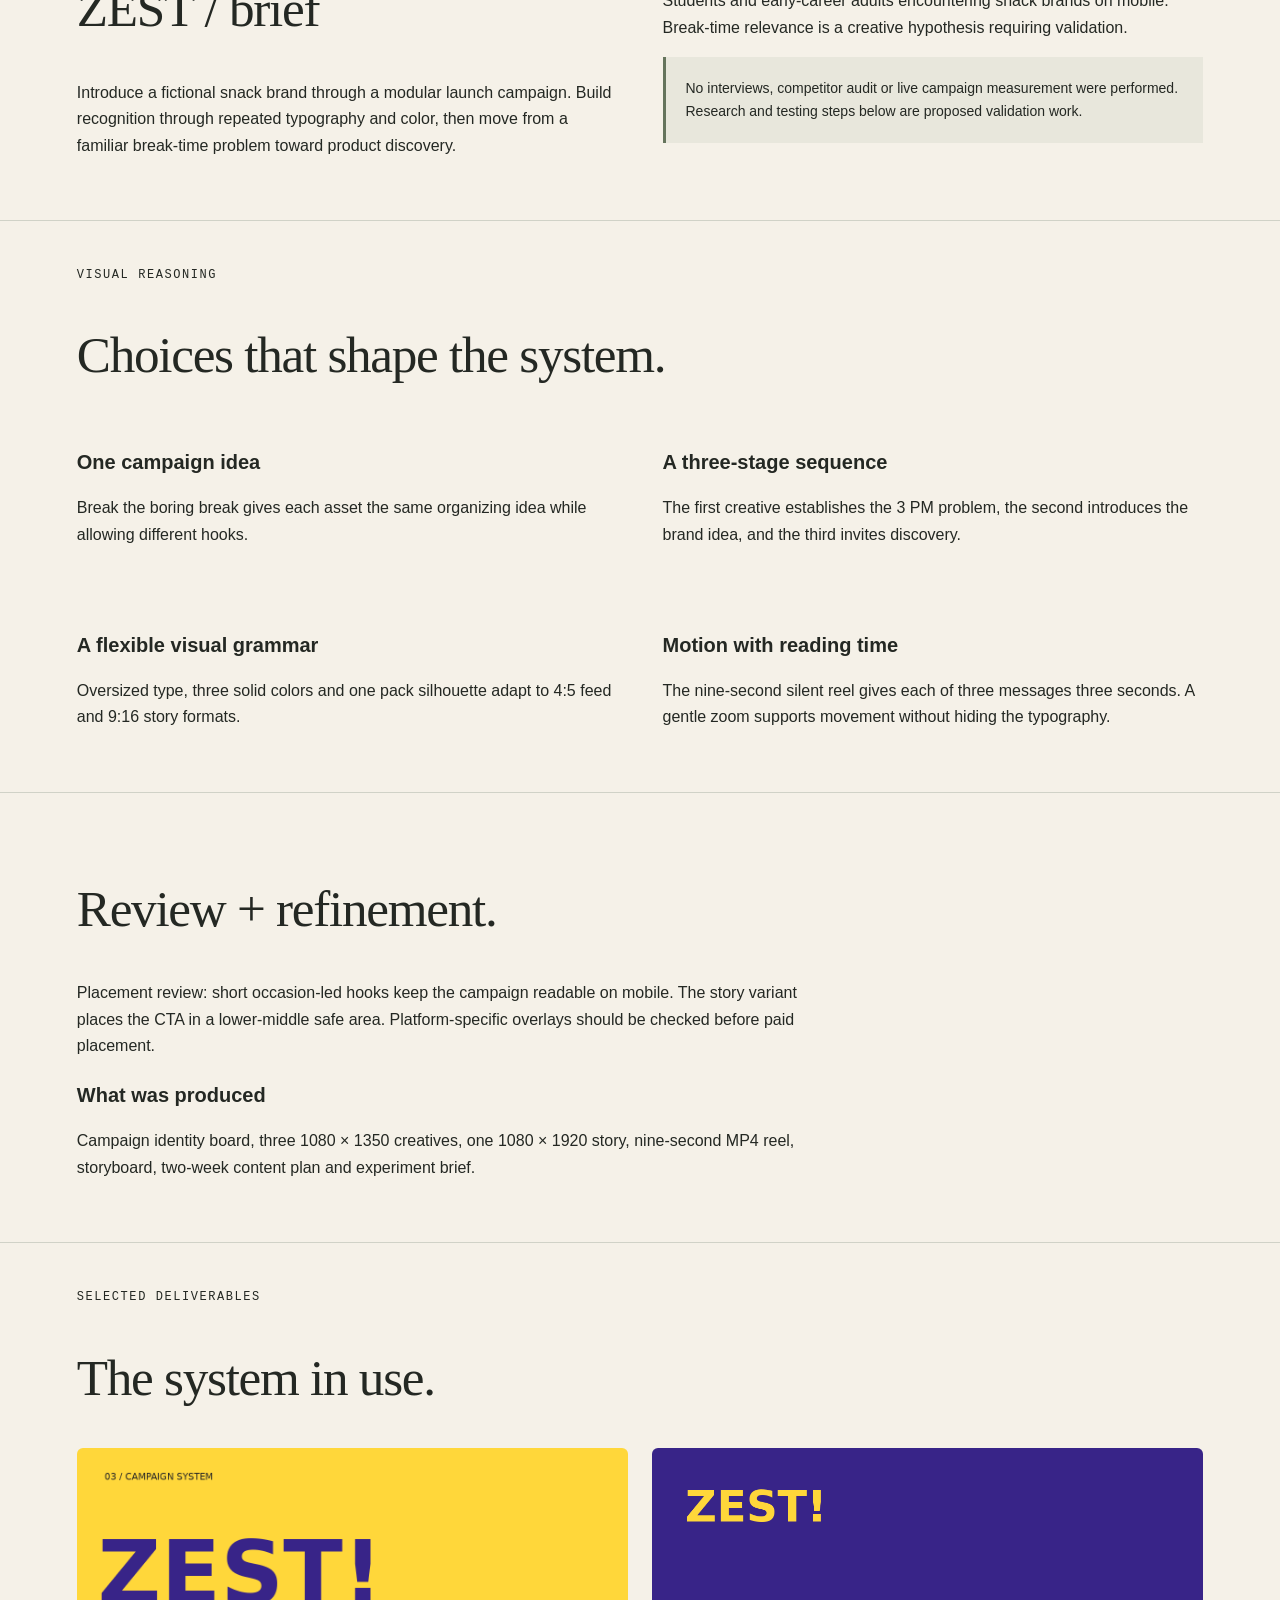
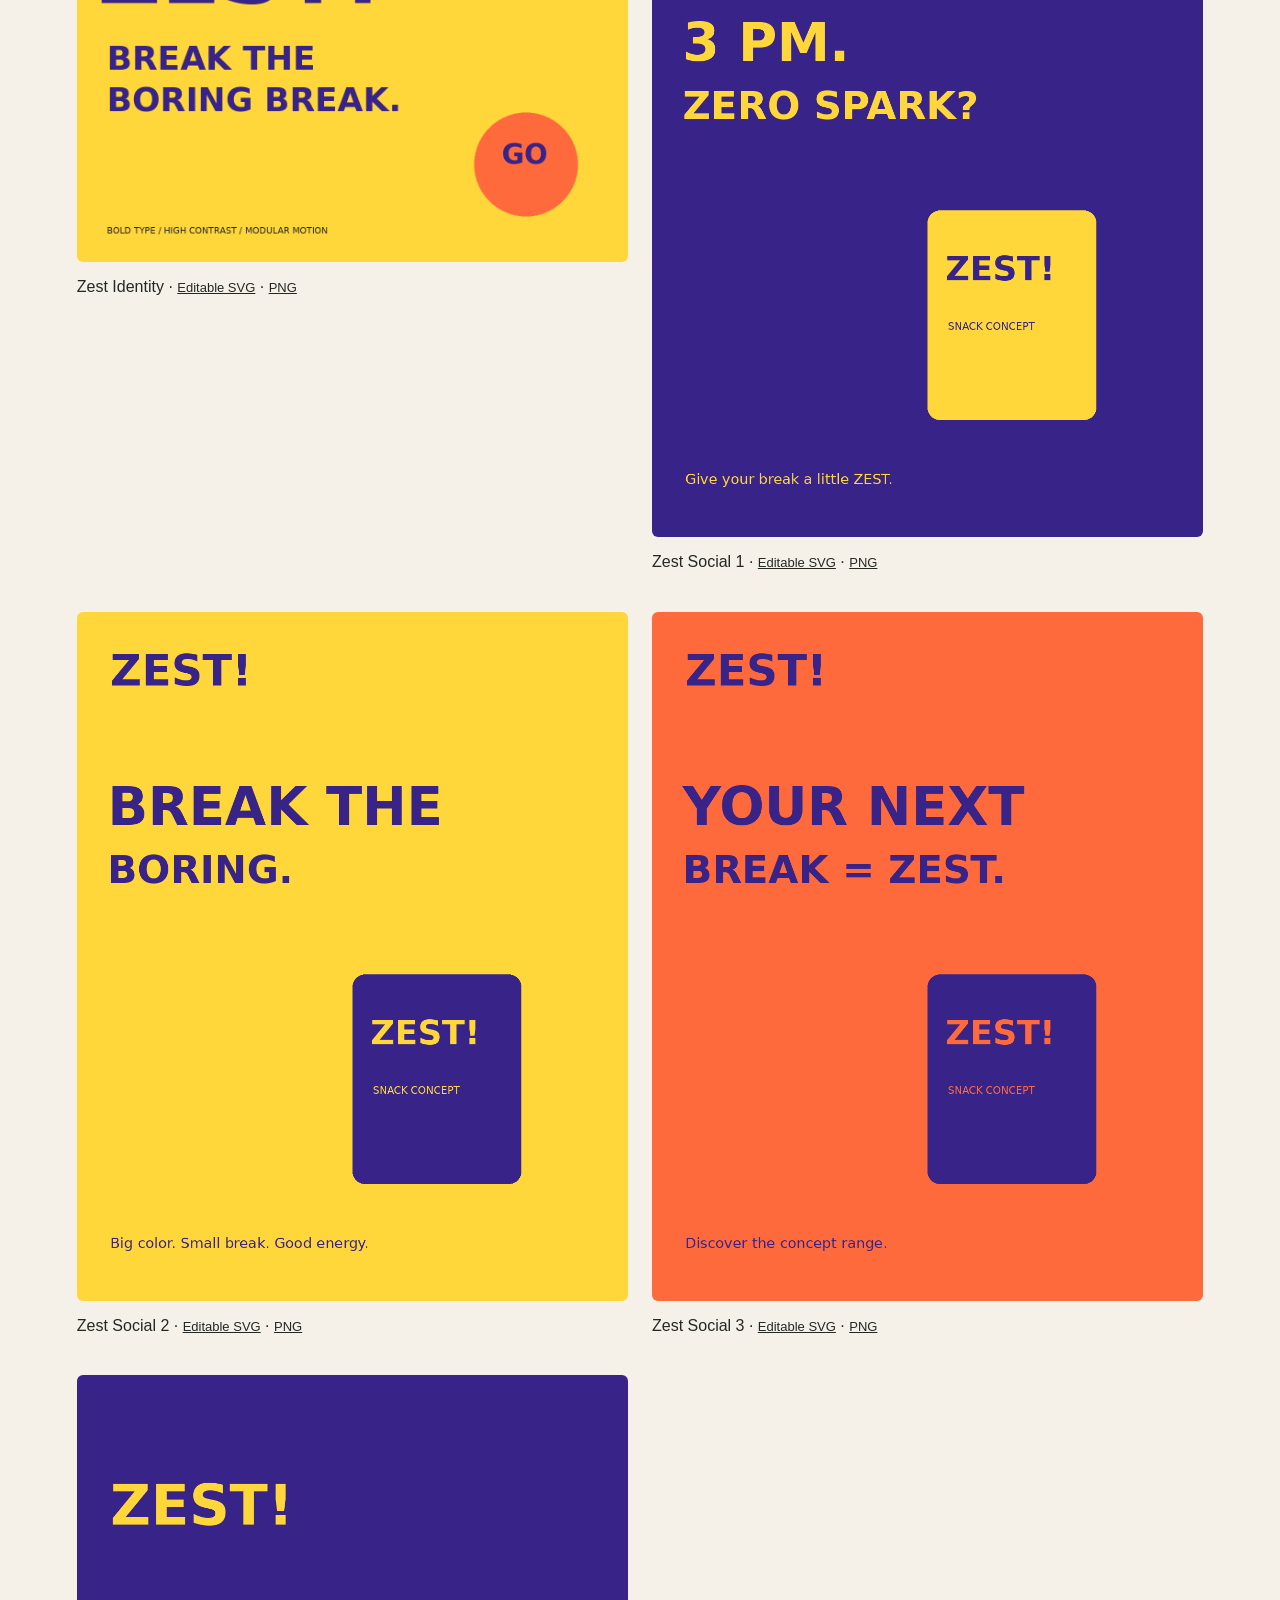
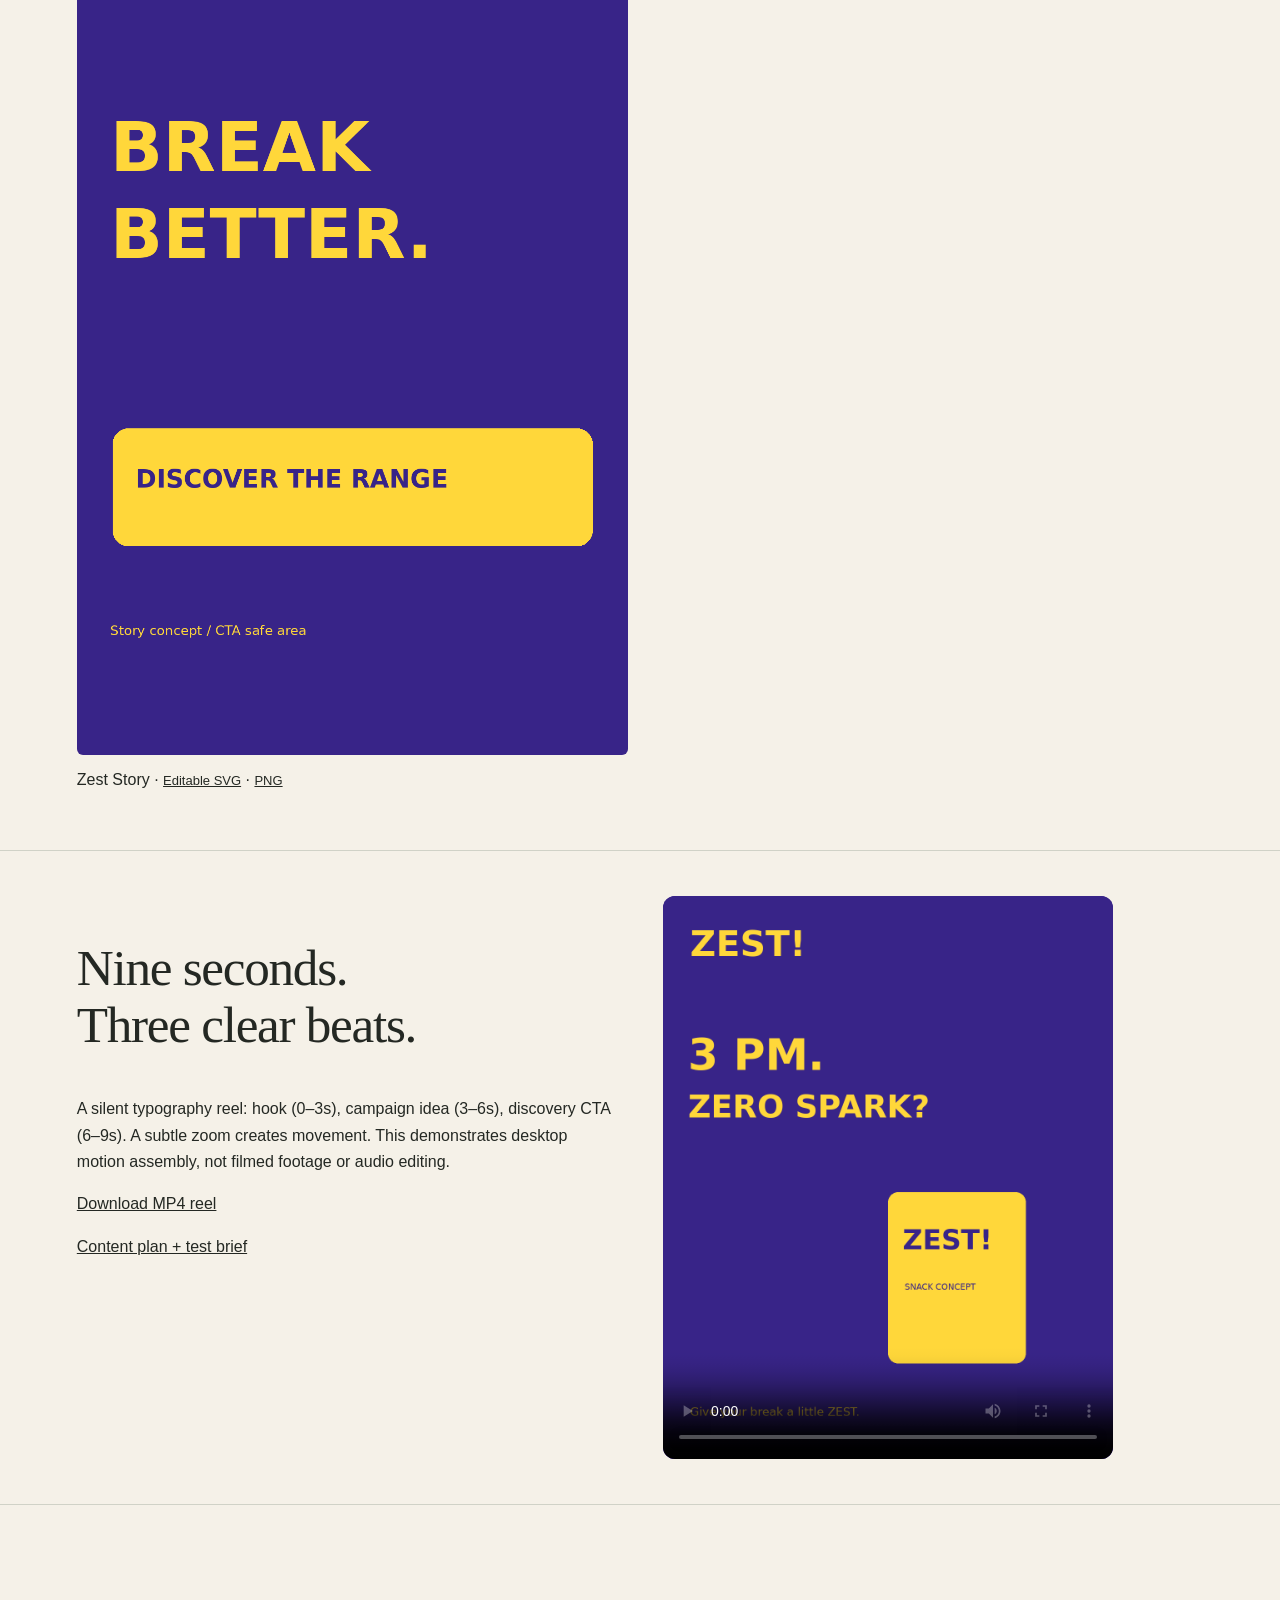
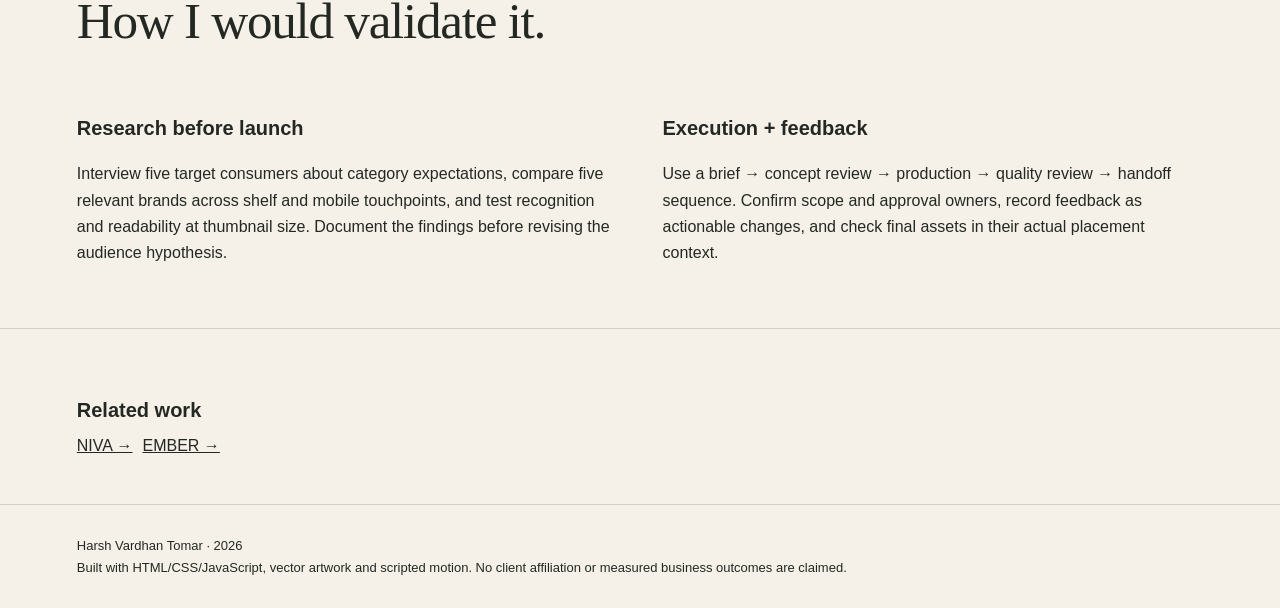
<file: zest.html>
<!doctype html><html lang="en"><head><meta charset="utf-8"><meta name="viewport" content="width=device-width, initial-scale=1"><title>ZEST case study | Harsh Vardhan Tomar</title><meta name="description" content="Self-initiated visual design case studies: brand identity, packaging, ecommerce and campaign motion."><link rel="stylesheet" href="style.css"></head><body><a class="skip" href="#main">Skip to content</a><nav><a href="index.html"><strong>HVT / VISUAL DESIGN</strong></a><a href="downloads/Harsh_Visual_Design_Portfolio.pdf" download>Download portfolio PDF ↗</a></nav><main id="main"><header><div class="eyebrow">03 / Social strategy + motion / Self-initiated concept</div><h1>Break the boring break.</h1><p class="lead">A punchy snack launch system that holds together across a feed and a reel.</p><a class="button" href="downloads/zest-project.zip">Download project source</a> </header><img class="full" src="assets/zest-identity.png" alt="ZEST main concept artwork"><section class="grid"><div><div class="eyebrow">The challenge</div><h2>ZEST / brief</h2><p>Introduce a fictional snack brand through a modular launch campaign. Build recognition through repeated typography and color, then move from a familiar break-time problem toward product discovery.</p></div><div><h3>Audience + evidence</h3><p>Students and early-career adults encountering snack brands on mobile. Break-time relevance is a creative hypothesis requiring validation.</p><div class="note">No interviews, competitor audit or live campaign measurement were performed. Research and testing steps below are proposed validation work.</div></div></section><section><div class="eyebrow">Visual reasoning</div><h2>Choices that shape the system.</h2><div class="grid"><article><h3>One campaign idea</h3><p>Break the boring break gives each asset the same organizing idea while allowing different hooks.</p></article><article><h3>A three-stage sequence</h3><p>The first creative establishes the 3 PM problem, the second introduces the brand idea, and the third invites discovery.</p></article><article><h3>A flexible visual grammar</h3><p>Oversized type, three solid colors and one pack silhouette adapt to 4:5 feed and 9:16 story formats.</p></article><article><h3>Motion with reading time</h3><p>The nine-second silent reel gives each of three messages three seconds. A gentle zoom supports movement without hiding the typography.</p></article></div></section><section><h2>Review + refinement.</h2><p>Placement review: short occasion-led hooks keep the campaign readable on mobile. The story variant places the CTA in a lower-middle safe area. Platform-specific overlays should be checked before paid placement.</p><h3>What was produced</h3><p>Campaign identity board, three 1080 × 1350 creatives, one 1080 × 1920 story, nine-second MP4 reel, storyboard, two-week content plan and experiment brief.</p></section><section><div class="eyebrow">Selected deliverables</div><h2>The system in use.</h2><div class="gallery"><figure><img loading="lazy" src="assets/zest-identity.png" alt="zest identity concept artwork"><figcaption>Zest Identity · <a href="assets/zest-identity.svg" download>Editable SVG</a> · <a href="assets/zest-identity.png" download>PNG</a></figcaption></figure><figure><img loading="lazy" src="assets/zest-social-1.png" alt="zest social 1 concept artwork"><figcaption>Zest Social 1 · <a href="assets/zest-social-1.svg" download>Editable SVG</a> · <a href="assets/zest-social-1.png" download>PNG</a></figcaption></figure><figure><img loading="lazy" src="assets/zest-social-2.png" alt="zest social 2 concept artwork"><figcaption>Zest Social 2 · <a href="assets/zest-social-2.svg" download>Editable SVG</a> · <a href="assets/zest-social-2.png" download>PNG</a></figcaption></figure><figure><img loading="lazy" src="assets/zest-social-3.png" alt="zest social 3 concept artwork"><figcaption>Zest Social 3 · <a href="assets/zest-social-3.svg" download>Editable SVG</a> · <a href="assets/zest-social-3.png" download>PNG</a></figcaption></figure><figure><img loading="lazy" src="assets/zest-story.png" alt="zest story concept artwork"><figcaption>Zest Story · <a href="assets/zest-story.svg" download>Editable SVG</a> · <a href="assets/zest-story.png" download>PNG</a></figcaption></figure></div></section><section class="grid"><div><h2>Nine seconds.<br>Three clear beats.</h2><p>A silent typography reel: hook (0–3s), campaign idea (3–6s), discovery CTA (6–9s). A subtle zoom creates movement. This demonstrates desktop motion assembly, not filmed footage or audio editing.</p><a href="assets/zest-launch-reel.mp4" download>Download MP4 reel</a><p><a href="downloads/zest-content-plan.md">Content plan + test brief</a></p></div><video controls playsinline preload="metadata" poster="assets/zest-social-1.png" aria-label="Zest launch reel"><source src="assets/zest-launch-reel.mp4" type="video/mp4">Download the MP4 to view the reel.</video></section><section><h2>How I would validate it.</h2><div class="grid"><article><h3>Research before launch</h3><p>Interview five target consumers about category expectations, compare five relevant brands across shelf and mobile touchpoints, and test recognition and readability at thumbnail size. Document the findings before revising the audience hypothesis.</p></article><article><h3>Execution + feedback</h3><p>Use a brief → concept review → production → quality review → handoff sequence. Confirm scope and approval owners, record feedback as actionable changes, and check final assets in their actual placement context.</p></article></div></section><section><h3>Related work</h3><div class="chips"><a href="niva.html">NIVA →</a><a href="ember.html">EMBER →</a></div></section></main><footer>Harsh Vardhan Tomar · 2026<br>Built with HTML/CSS/JavaScript, vector artwork and scripted motion. No client affiliation or measured business outcomes are claimed.</footer></body></html>
</file>
<file: style.css>
*{box-sizing:border-box}html{scroll-behavior:smooth}body{margin:0;background:#f5f1e8;color:#242823;font:16px/1.65 Arial,sans-serif}a{color:inherit}nav{display:flex;justify-content:space-between;align-items:center;padding:22px 5vw;border-bottom:1px solid #d0d2c7;gap:20px}nav a{text-decoration:none}nav strong{letter-spacing:.04em}main{max-width:1400px;margin:auto}header{padding:80px 6vw 60px}.eyebrow{font:12px/1.5 monospace;letter-spacing:.13em;text-transform:uppercase}h1{font:clamp(48px,7vw,106px)/1.02 Georgia,serif;letter-spacing:-.05em;max-width:1050px;margin:25px 0}h2{font:clamp(30px,4vw,52px)/1.12 Georgia,serif;letter-spacing:-.025em}h3{font-size:20px;margin-bottom:6px}p{max-width:760px}.lead{font-size:21px;color:#596053;max-width:670px}.button{display:inline-block;background:#243b31;color:#fff;text-decoration:none;padding:13px 22px;border-radius:30px;border:0;cursor:pointer;font:inherit}section{padding:45px 6vw;border-top:1px solid #d0d2c7}.projects{padding:0 6vw 60px}.project{display:grid;grid-template-columns:1.3fr 1fr;gap:0;margin:30px 0 55px;overflow:hidden;border-radius:8px}.project img{width:100%;height:100%;object-fit:cover}.project article{padding:45px;display:flex;flex-direction:column;align-items:flex-start;justify-content:center}.project h2{margin:15px 0}.project a{margin-top:20px}.grid{display:grid;grid-template-columns:1fr 1fr;gap:45px}.gallery{display:grid;grid-template-columns:1fr 1fr;gap:24px}.gallery figure{margin:0}.gallery img{width:100%;border-radius:6px;display:block}.gallery a{font-size:13px}figcaption{padding:12px 0}.full{width:100%;display:block}.note{background:#e8e7dc;padding:20px;border-left:3px solid #65745c;font-size:14px}.chips{display:flex;gap:10px;flex-wrap:wrap}.chips span{border:1px solid #acb1a3;padding:6px 12px;border-radius:25px;font-size:13px}footer{padding:30px 6vw;font-size:13px;border-top:1px solid #d0d2c7}a:focus-visible,button:focus-visible,select:focus-visible{outline:3px solid #b85d20;outline-offset:4px}.skip{position:absolute;left:-9999px}.skip:focus{left:20px;top:10px;background:white;padding:10px;z-index:2}video{width:min(100%,450px);border-radius:12px;background:#382488}table{border-collapse:collapse;width:100%;font-size:14px}td,th{border-bottom:1px solid #bfc4b4;text-align:left;padding:14px} @media(max-width:760px){header{padding-top:45px}.project,.grid,.gallery{grid-template-columns:1fr}.project article{padding:28px}.lead{font-size:18px}nav{font-size:13px}.project img{max-height:450px}section{padding-top:30px}h1{font-size:54px}table{font-size:12px}td,th{padding:8px}}@media(prefers-reduced-motion:reduce){html{scroll-behavior:auto}}
</file>
